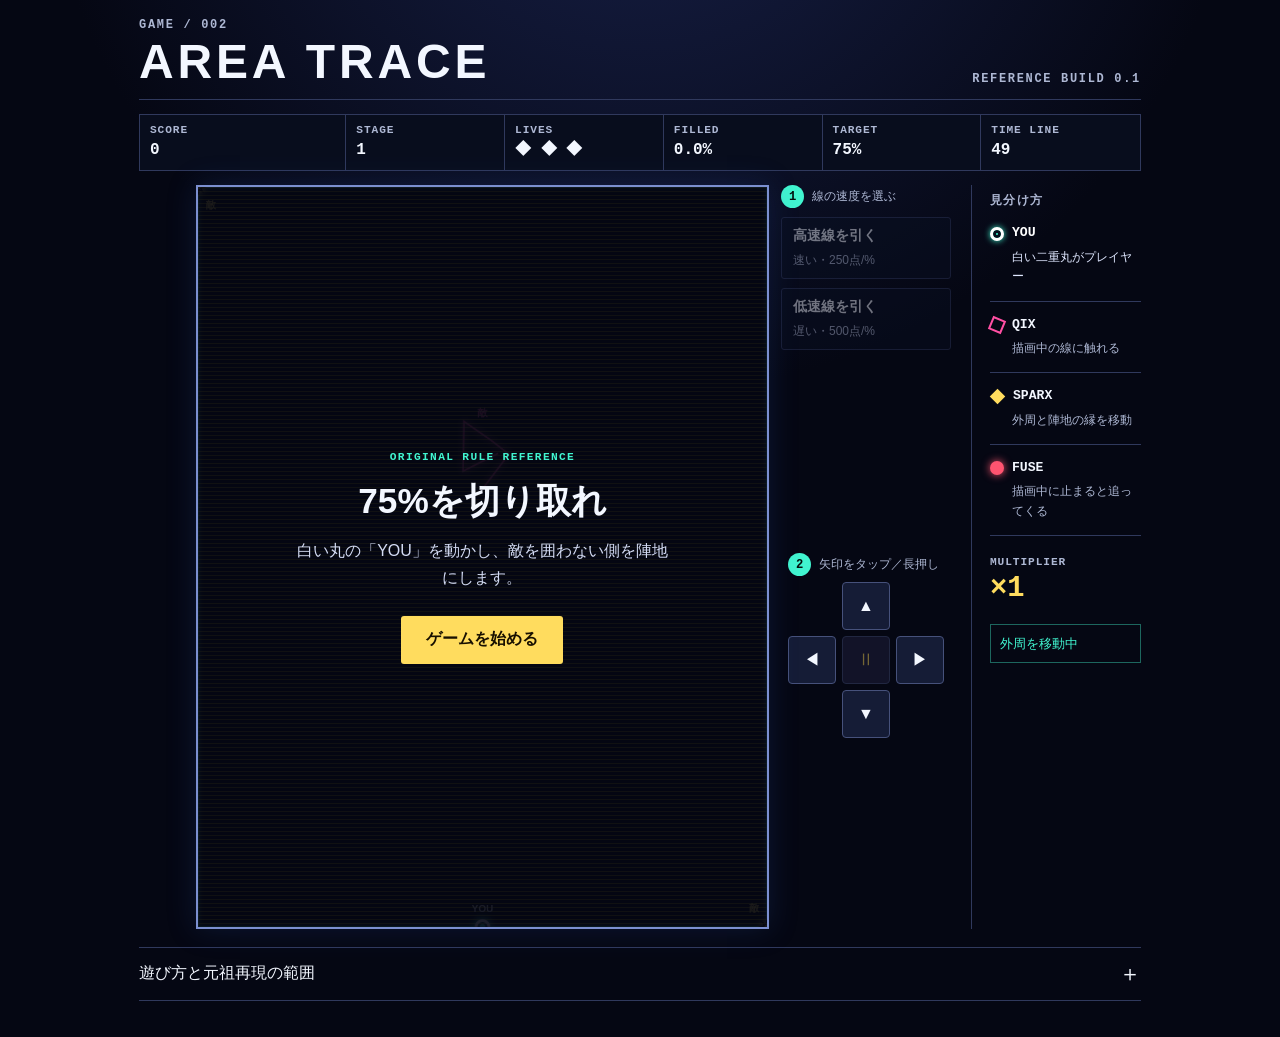
<file: games/area-trace/index.html>
<!doctype html>
<html lang="ja">
<head>
  <meta charset="utf-8">
  <meta name="viewport" content="width=device-width, initial-scale=1, viewport-fit=cover">
  <meta name="theme-color" content="#050713">
  <meta name="description" content="線を引き、敵を避けて75%の領域獲得を目指す陣取りゲーム。">
  <title>AREA TRACE</title>
  <link rel="icon" href="data:,">
  <link rel="stylesheet" href="./style.css">
  <script type="module" src="./game.mjs"></script>
</head>
<body>
  <a class="skip" href="#howto">遊び方へスキップ</a>
  <main class="app">
    <header class="topbar">
      <div><p class="series">GAME / 002</p><h1>AREA TRACE</h1></div>
      <p class="version">REFERENCE BUILD 0.1</p>
    </header>

    <section class="game-shell" aria-label="陣取りゲーム">
      <div class="hud" aria-label="ゲーム状況">
        <div><span>SCORE</span><strong id="score">0</strong></div>
        <div><span>STAGE</span><strong id="stage">1</strong></div>
        <div><span>LIVES</span><strong id="lives">◆ ◆ ◆</strong></div>
        <div><span>FILLED</span><strong id="filled">0%</strong></div>
        <div><span>TARGET</span><strong>75%</strong></div>
        <div><span>TIME LINE</span><strong id="timeline">49</strong></div>
      </div>

      <div class="play-column">
        <div class="board-wrap">
          <canvas id="board" width="800" height="1040" tabindex="0" role="img" aria-label="40列52行の陣取りフィールド。白い二重丸のYOUがプレイヤー、敵はピンクまたはオレンジ色で敵と表示されます。" aria-describedby="canvas-note controls-help">Canvasに対応したブラウザーが必要です。</canvas>
          <div id="overlay" class="overlay">
            <p class="overlay-kicker">ORIGINAL RULE REFERENCE</p>
            <h2 id="overlay-title">75%を切り取れ</h2>
            <p id="overlay-copy">白い丸の「YOU」を動かし、敵を囲わない側を陣地にします。</p>
            <button id="primary" type="button">ゲームを始める</button>
          </div>
        </div>

        <div class="draw-controls" aria-label="線を引く速度">
          <p class="control-guide"><strong>1</strong> 線の速度を選ぶ</p>
          <button id="fast" type="button" aria-pressed="false"><span>高速線を引く</span><small>速い・250点/%</small></button>
          <button id="slow" type="button" aria-pressed="false"><span>低速線を引く</span><small>遅い・500点/%</small></button>
        </div>

        <div class="mobile-controls" aria-label="移動操作" aria-describedby="touch-help">
          <p id="touch-help"><strong>2</strong> 矢印をタップ／長押し</p>
          <span></span><button data-dir="0,-1" aria-label="上へ移動">▲</button><span></span>
          <button data-dir="-1,0" aria-label="左へ移動">◀</button><button id="pause" type="button" aria-label="一時停止" disabled>Ⅱ</button><button data-dir="1,0" aria-label="右へ移動">▶</button>
          <span></span><button data-dir="0,1" aria-label="下へ移動">▼</button><span></span>
        </div>
      </div>

      <aside class="legend">
        <h2>見分け方</h2>
        <dl>
          <div class="player-guide"><dt><i class="sample player"></i>YOU</dt><dd>白い二重丸がプレイヤー</dd></div>
          <div><dt><i class="sample qix"></i>QIX</dt><dd>描画中の線に触れる</dd></div>
          <div><dt><i class="sample sparx"></i>SPARX</dt><dd>外周と陣地の縁を移動</dd></div>
          <div><dt><i class="sample fuse"></i>FUSE</dt><dd>描画中に止まると追ってくる</dd></div>
        </dl>
        <div class="multiplier"><span>MULTIPLIER</span><strong id="multiplier">×1</strong></div>
        <p id="mode-status" class="mode-status">外周を移動中</p>
      </aside>
      <p id="announcement" class="sr-only" role="status" aria-live="polite" aria-atomic="true"></p>
    </section>

    <details id="howto">
      <summary>遊び方と元祖再現の範囲 <span aria-hidden="true">＋</span></summary>
      <div class="instructions">
        <p>白い二重丸の「YOU」がプレイヤーです。ピンクやオレンジ色で「敵」と表示されるものを避けます。外周や獲得済み領域の縁を移動し、高速線または低速線を選んで未獲得領域へ線を引きます。線を別の縁へつなぐと、QIXがいない側を獲得します。75%以上でステージクリアです。</p>
        <p id="controls-help">スマートフォンは「高速線を引く」か「低速線を引く」を選び、矢印をタップすると1マス、長押しすると連続で移動します。外周だけを移動するときは、選択中の線ボタンをもう一度押して解除します。キーボードは矢印キーで移動、Z＋矢印キーで高速線、X＋矢印キーで低速線、PまたはEscで一時停止します。</p>
        <p>描画中の線にQIXが触れる、SPARXに接触する、停止中にFUSEが追いつくとミスです。TIME LINEが0になるとSPARXが増えて高速化します。3面目以降はQIXが2体になり、線で分断するとその場でクリアして倍率が上がります。</p>
        <p id="canvas-note" class="note">元祖との比較用試作です。ゲーム名、描画、配色、音源は独自で、Qixの名称や素材はゲーム内タイトルに使用していません。盤面はCanvasによる視覚表現のため、音声だけで遊べる機能は未対応です。</p>
      </div>
    </details>
  </main>
  <noscript><p>遊ぶにはJavaScriptを有効にしてください。</p></noscript>
</body>
</html>
</file>
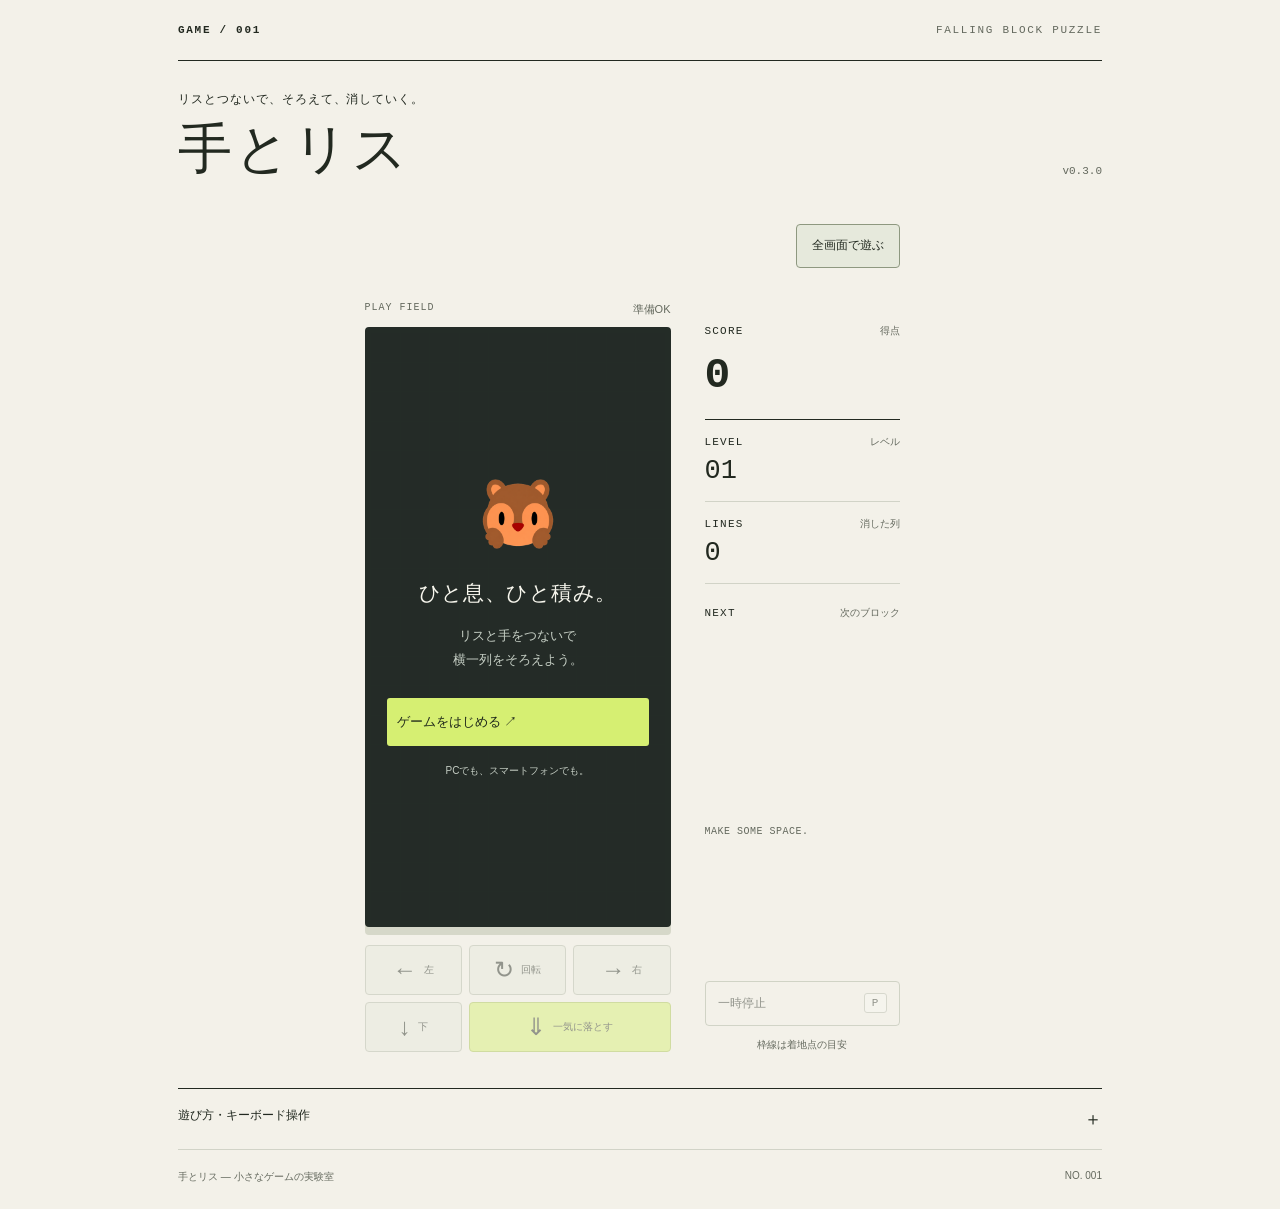
<file: games/drop-field/index.html>
<!doctype html>
<html lang="ja">
<head>
  <meta charset="utf-8">
  <meta name="viewport" content="width=device-width, initial-scale=1, viewport-fit=cover">
  <meta name="theme-color" content="#f3f1e9">
  <meta name="description" content="リスとつないで、そろえて、消していく。PCとスマートフォンで遊べる落ち物パズル。">
  <title>手とリス</title>
  <link rel="icon" href="data:,">
  <link rel="stylesheet" href="./style.css?v=0.3.0">
  <script type="module" src="./game.mjs?v=0.2.0"></script>
</head>
<body>
  <a class="skip" href="#howto">遊び方へスキップ</a>
  <div class="shell">
    <header class="masthead"><span class="collection">GAME / 001</span><span class="edition">FALLING BLOCK PUZZLE</span></header>
    <main>
      <div class="heading"><div><p class="eyebrow">リスとつないで、そろえて、消していく。</p><h1>手とリス</h1></div><span class="version">v0.3.0</span></div>
      <section class="game" id="game" aria-label="落ち物パズル">
        <div class="game-toolbar"><span class="fullscreen-title">手とリス</span><button id="fullscreen" type="button" aria-controls="game" aria-pressed="false">全画面で遊ぶ</button></div>
        <div class="play-area">
          <div class="board-top"><span>PLAY FIELD</span><span id="state">準備OK</span></div>
          <div class="board-wrap">
            <canvas id="board" width="600" height="1200" tabindex="0" role="img" aria-label="10列20行のゲーム盤面。視覚での確認が必要です。" aria-describedby="keys">ゲーム盤面の表示にはCanvasに対応したブラウザーが必要です。</canvas>
            <div id="overlay" class="overlay">
              <img class="overlay-mark" src="./assets/squirrel-face.png" width="80" height="80" alt="">
              <h2 id="overlay-title">ひと息、ひと積み。</h2>
              <p id="overlay-copy">リスと手をつないで<br>横一列をそろえよう。</p>
              <button id="primary" class="primary" disabled>リスの準備中…</button>
              <p class="overlay-note" id="overlay-note">PCでも、スマートフォンでも。</p>
            </div>
          </div>
          <div class="controls" aria-label="ゲーム操作">
            <button data-action="left" aria-label="左に移動（長押し対応）"><span aria-hidden="true">←</span><small>左</small></button>
            <button data-action="rotate" aria-label="右に90度回転"><span aria-hidden="true">↻</span><small>回転</small></button>
            <button data-action="right" aria-label="右に移動（長押し対応）"><span aria-hidden="true">→</span><small>右</small></button>
            <button data-action="down" aria-label="下に移動（長押し対応）"><span aria-hidden="true">↓</span><small>下</small></button>
            <button data-action="drop" class="drop" aria-label="着地点まで一気に落とす"><span aria-hidden="true">⇓</span><small>一気に落とす</small></button>
          </div>
        </div>
        <aside class="dashboard" aria-label="ゲームの状況">
          <div class="score-block"><h2>SCORE <span>得点</span></h2><p id="score">0</p></div>
          <div class="metric"><h2>LEVEL <span>レベル</span></h2><p id="level">01</p></div>
          <div class="metric"><h2>LINES <span>消した列</span></h2><p id="lines">0</p></div>
          <section class="next"><h2>NEXT <span>次のブロック</span></h2><canvas id="next" width="240" height="420" role="img" aria-label="ゲームを開始すると次のブロックが表示されます"></canvas></section>
          <p id="feedback" class="feedback" aria-hidden="true">MAKE SOME SPACE.</p>
          <button id="pause" class="pause" disabled>一時停止 <kbd>P</kbd></button>
          <p class="ghost-note">枠線は着地点の目安</p>
        </aside>
        <p id="announcement" class="sr-only" role="status" aria-live="polite" aria-atomic="true"></p>
      </section>
      <details id="howto"><summary>遊び方・キーボード操作 <span aria-hidden="true">＋</span></summary><div class="instructions">
        <p>落ちてくるブロックを動かし、横10マスをすき間なく埋めると、その列が消えます。リスは上下左右で隣り合うと手をつなぎます。斜めや着地点の枠線とはつながりません。10列消すごとにレベルが上がり、落下が速くなります。新しいブロックを出せなくなるとゲーム終了です。</p>
        <dl id="keys"><div><dt>左右移動</dt><dd><kbd>←</kbd> <kbd>→</kbd></dd></div><div><dt>右回転 / 左回転</dt><dd><kbd>↑</kbd> または <kbd>X</kbd> / <kbd>Z</kbd></dd></div><div><dt>下に移動</dt><dd><kbd>↓</kbd></dd></div><div><dt>一気に落とす</dt><dd><kbd>Space</kbd></dd></div><div><dt>一時停止・再開</dt><dd><kbd>P</kbd> または <kbd>Esc</kbd></dd></div></dl>
        <p>「全画面で遊ぶ」で、ゲーム部分を大きく表示できます。「全画面を終了」で戻れます。切り替え時は一時停止し、得点や盤面は保持します。ブラウザーの全画面機能が使えない場合はページ内で拡大表示します。縦・横どちらの向きにも対応します。</p>
        <p>画面ボタンでも操作できます。左右・下は長押しに対応。別のタブやアプリに移ると自動で一時停止します。キーボードで遊ぶときは盤面を選択してください。</p>
        <p>1 / 2 / 3 / 4列の同時消去で100 / 300 / 500 / 800点 × 現在のレベル。手動で下げると1マス1点、一気に落とすと1マス2点です。</p>
        <p class="access-note">操作ボタンとゲーム状況は読み上げに対応していますが、盤面を音声だけで把握できる機能は未対応です。得点・進行状況は保存されず、ページを閉じるとリセットされます。</p>
      </div></details>
    </main>
    <footer><span>手とリス — 小さなゲームの実験室</span><span>NO. 001</span></footer>
  </div>
  <noscript><p>このゲームを遊ぶにはJavaScriptを有効にしてください。</p></noscript>
</body>
</html>
</file>
<file: games/area-trace/style.css>
:root{color-scheme:dark;--bg:#050713;--panel:#0b1022;--line:#30395d;--text:#f3f7ff;--muted:#aeb8d4;--cyan:#41f5d0;--yellow:#ffdc5e;--pink:#ff4fa3;--red:#ff5470;--fast:#15506a;--slow:#71315f;font-family:Arial,"Hiragino Kaku Gothic ProN","Noto Sans JP",Meiryo,sans-serif}
*{box-sizing:border-box}html{background:var(--bg)}body{margin:0;min-height:100svh;background:radial-gradient(circle at 50% -20%,#18214a 0,#050713 43%);color:var(--text)}button{font:inherit;color:inherit;cursor:pointer;-webkit-tap-highlight-color:transparent}button:disabled{cursor:default;opacity:.45}button:focus-visible,canvas:focus-visible,summary:focus-visible,.skip:focus{outline:3px solid #fff;outline-offset:3px}.app{width:min(100%,1050px);margin:auto;padding:18px 24px 36px}.topbar{display:flex;align-items:flex-end;justify-content:space-between;border-bottom:1px solid var(--line);padding-bottom:13px;margin-bottom:14px}.series,.version{font:700 .75rem/1.2 ui-monospace,monospace;letter-spacing:.14em;color:var(--muted);margin:0}.topbar h1{font:900 clamp(1.9rem,5vw,3rem)/1 Arial,sans-serif;letter-spacing:.08em;margin:.35rem 0 0}.game-shell{display:grid;grid-template-columns:minmax(0,1fr) 170px;grid-template-areas:"hud hud" "play legend";gap:14px 20px;position:relative}.hud{grid-area:hud;display:grid;grid-template-columns:1.3fr repeat(5,1fr);border:1px solid var(--line);background:#080d1d}.hud>div{padding:9px 10px;border-right:1px solid var(--line);min-width:0}.hud>div:last-child{border-right:0}.hud span,.multiplier span{display:block;font:700 .7rem/1.2 ui-monospace,monospace;letter-spacing:.08em;color:var(--muted)}.hud strong{display:block;font:700 1rem/1.3 ui-monospace,monospace;margin-top:3px;white-space:nowrap;overflow:hidden;text-overflow:ellipsis}.play-column{grid-area:play;display:grid;grid-template-columns:minmax(0,1fr) 170px;grid-template-areas:"board draws" "board moves";gap:12px;align-items:start;justify-content:center;min-width:0}.board-wrap{grid-area:board;position:relative;width:min(100%,calc((100svh - 155px)*.7692));max-width:600px;justify-self:end;border:2px solid #7b8fd0;background:#02040c;box-shadow:0 0 28px #274a9c3d;overflow:hidden}.board-wrap::after{content:"";position:absolute;inset:0;pointer-events:none;background:repeating-linear-gradient(0deg,#fff0 0,#fff0 3px,#fff008 4px);mix-blend-mode:screen}#board{display:block;width:100%;height:auto;aspect-ratio:40/52;touch-action:none}.overlay{position:absolute;inset:0;display:flex;flex-direction:column;justify-content:center;align-items:center;padding:24px;text-align:center;background:#050713e8;z-index:2}.overlay[hidden]{display:none}.overlay-kicker{font:700 .7rem/1.2 ui-monospace,monospace;letter-spacing:.12em;color:var(--cyan);margin:0 0 14px}.overlay h2{font-size:clamp(1.45rem,4vw,2.2rem);margin:0 0 12px}.overlay p:not(.overlay-kicker){max-width:380px;font-size:1rem;line-height:1.7;color:#d4dcf4;margin:0 0 24px}.overlay button{min-height:48px;border:0;background:var(--yellow);color:#181000;font-weight:800;padding:10px 25px;border-radius:3px}.draw-controls{grid-area:draws;display:grid;gap:9px}.draw-controls button{min-height:62px;border:1px solid var(--line);background:var(--panel);border-radius:3px;text-align:left;padding:9px 11px}.draw-controls button[aria-pressed="true"]{border-color:var(--yellow);box-shadow:0 0 0 2px #ffdc5e44;background:#242444}.draw-controls span{display:block;font:800 .86rem/1.2 ui-monospace,monospace}.draw-controls small{display:block;color:var(--muted);font-size:.75rem;margin-top:5px}.mobile-controls{grid-area:moves;display:grid;grid-template-columns:repeat(3,48px);grid-template-rows:repeat(3,48px);gap:6px;justify-content:center;touch-action:none}.mobile-controls button{border:1px solid #46517b;background:#151c36;border-radius:4px;font-size:1rem;min-width:44px;min-height:44px;user-select:none}.mobile-controls #pause{background:#242444;color:var(--yellow)}.legend{grid-area:legend;border-left:1px solid var(--line);padding:8px 0 0 18px}.legend h2{font:800 .78rem/1.3 ui-monospace,monospace;letter-spacing:.12em;margin:0 0 15px;color:var(--muted)}.legend dl{margin:0}.legend dl>div{border-bottom:1px solid var(--line);padding:0 0 14px;margin-bottom:14px}.legend dt{display:flex;align-items:center;gap:8px;font:800 .82rem/1.4 ui-monospace,monospace}.legend dd{font-size:.78rem;line-height:1.55;color:var(--muted);margin:5px 0 0 22px}.sample{display:inline-block;width:14px;height:14px}.sample.qix{border:2px solid var(--pink);transform:rotate(23deg)}.sample.sparx{background:var(--yellow);transform:rotate(45deg);width:11px;height:11px;margin:2px}.sample.fuse{border-radius:50%;background:var(--red);box-shadow:0 0 8px var(--red)}.multiplier{margin-top:20px}.multiplier strong{display:block;font:800 1.8rem/1 ui-monospace,monospace;color:var(--yellow);margin-top:6px}.mode-status{font-size:.8rem;line-height:1.5;color:var(--cyan);border:1px solid #41f5d066;padding:9px;margin:20px 0 0}.sr-only,.skip:not(:focus){position:absolute;width:1px;height:1px;overflow:hidden;clip-path:inset(50%);white-space:nowrap}.skip:focus{position:fixed;z-index:10;left:10px;top:10px;background:#fff;color:#000;padding:10px}details{margin-top:18px;border-top:1px solid var(--line);border-bottom:1px solid var(--line)}summary{display:flex;justify-content:space-between;align-items:center;min-height:52px;padding:10px 0;font-size:1rem;cursor:pointer;list-style:none}summary::-webkit-details-marker{display:none}summary span{font-size:1.35rem}details[open] summary span{transform:rotate(45deg)}.instructions{max-width:850px;padding:0 0 20px;font-size:1rem;line-height:1.8;color:#d4dcf4}.instructions p{margin:0 0 15px}.instructions .note{color:var(--muted)}
@media(max-width:760px){.app{padding:10px 12px 24px}.topbar{margin-bottom:9px;padding-bottom:9px}.series,.version{font-size:.7rem}.game-shell{display:flex;flex-direction:column;gap:9px}.hud{order:0;grid-template-columns:repeat(3,1fr)}.hud>div{padding:6px 7px;border-bottom:1px solid var(--line)}.hud span{font-size:.65rem}.hud strong{font-size:.88rem}.play-column{order:1;display:grid;grid-template-columns:minmax(0,1fr) 126px;grid-template-areas:"board draws" "board moves";gap:8px}.board-wrap{width:100%;max-width:calc((100svh - 212px)*.7692);min-width:0;justify-self:end}.draw-controls{gap:6px}.draw-controls button{min-height:55px;padding:7px}.draw-controls span{font-size:.72rem}.draw-controls small{font-size:.7rem;line-height:1.25}.mobile-controls{grid-template-columns:repeat(3,38px);grid-template-rows:repeat(3,42px);gap:4px}.mobile-controls button{font-size:.85rem;min-width:38px;min-height:42px}.legend{order:2;border:1px solid var(--line);padding:8px;display:grid;grid-template-columns:repeat(3,1fr) auto;gap:8px}.legend h2,.legend dl dd,.mode-status{display:none}.legend dl{display:contents}.legend dl>div{border:0;padding:0;margin:0}.legend dt{font-size:.68rem;gap:4px}.multiplier{margin:0}.multiplier span{font-size:.6rem}.multiplier strong{font-size:1.1rem;margin-top:2px}.overlay{padding:14px}.overlay p:not(.overlay-kicker){font-size:.9rem;line-height:1.5;margin-bottom:16px}.overlay-kicker{font-size:.62rem;margin-bottom:9px}details{margin-top:12px}}
@media(max-width:380px){.topbar h1{font-size:1.55rem}.version{display:none}.play-column{grid-template-columns:minmax(0,1fr) 112px}.draw-controls button{min-height:50px}.mobile-controls{grid-template-columns:repeat(3,34px);grid-template-rows:repeat(3,38px)}.mobile-controls button{min-width:34px;min-height:38px}.board-wrap{max-width:calc((100svh - 198px)*.7692)}}
@media(prefers-reduced-motion:reduce){.board-wrap::after{display:none}}

/* Touch-first controls: select a draw speed, then tap or hold a direction. */
.control-guide,#touch-help{margin:0;color:var(--muted);font-size:.78rem;line-height:1.45}
.control-guide strong,#touch-help strong{display:inline-grid;place-items:center;width:1.45rem;height:1.45rem;margin-right:.25rem;border-radius:50%;background:var(--cyan);color:#04100d;font:900 .76rem/1 ui-monospace,monospace}
.draw-controls button[aria-pressed="true"] span::after{content:" 選択中";color:var(--yellow);font-size:.72rem}
.draw-controls span{line-height:1.35}
.mobile-controls{grid-template-rows:auto repeat(3,48px)}
.mobile-controls #touch-help{grid-column:1/-1}
.mobile-controls button:active{background:#34416d;transform:translateY(1px)}
.draw-controls,.draw-controls *,.mobile-controls,.mobile-controls *{-webkit-user-select:none;user-select:none;-webkit-touch-callout:none;-webkit-user-drag:none}
.draw-controls button{touch-action:manipulation}
.sample.player{border:3px solid #fff;border-radius:50%;box-shadow:inset 0 0 0 3px #04101d,0 0 6px var(--cyan);background:var(--cyan)}
.player-guide dt{color:#fff}.player-guide dd{color:#dfe7ff!important}
@media(max-width:760px){.play-column{grid-template-columns:minmax(0,1fr) 132px}.board-wrap{max-width:calc((100svh - 230px)*.7692)}.control-guide,#touch-help{font-size:.7rem}.draw-controls span{font-size:.74rem}.mobile-controls{grid-template-rows:auto repeat(3,42px)}}
@media(max-width:380px){.mobile-controls{grid-template-rows:auto repeat(3,38px)}.board-wrap{max-width:calc((100svh - 216px)*.7692)}}
</file>
<file: games/drop-field/style.css>
:root{color-scheme:light;--paper:#f3f1e9;--ink:#222920;--muted:#64695e;--line:#d1d3c7;--accent:#d6ef72;--field:#242c27;font-family:Arial,"Hiragino Kaku Gothic ProN","Noto Sans JP",Meiryo,sans-serif;font-synthesis:none}
*{box-sizing:border-box}body{margin:0;background:var(--paper);color:var(--ink)}button{font:inherit;color:inherit;cursor:pointer;-webkit-tap-highlight-color:transparent}button:disabled{cursor:default;opacity:.46}button:focus-visible,a:focus-visible,summary:focus-visible,canvas:focus-visible{outline:3px solid #375ab8;outline-offset:4px}button:hover:not(:disabled){filter:brightness(.94)}button:active:not(:disabled){transform:translateY(1px)}.shell{max-width:1000px;margin:0 auto;padding:0 38px}.masthead{height:61px;border-bottom:1px solid var(--ink);display:flex;justify-content:space-between;align-items:center;font:11px monospace;letter-spacing:1.7px}.collection{font-weight:bold}.edition{color:var(--muted)}.heading{display:flex;justify-content:space-between;align-items:flex-end;margin:30px 0 25px}.eyebrow{font-size:12px;letter-spacing:.08em;margin:0 0 8px}h1{font-size:clamp(34px,5vw,54px);font-weight:900;line-height:1.2;letter-spacing:.06em;margin:0}.version{font:11px monospace;color:var(--muted);padding-bottom:4px}.game{display:grid;grid-template-columns:minmax(0,340px) 195px;justify-content:center;gap:34px;padding:18px 0 30px}.play-area{min-width:0;width:min(100%,34svh);justify-self:end}.board-top{display:flex;justify-content:space-between;font:10px monospace;letter-spacing:1px;margin-bottom:10px;color:var(--muted)}#state{font:11px Arial,sans-serif;letter-spacing:0}.board-wrap{position:relative;border:6px solid var(--field);background:var(--field);box-shadow:0 8px 0 #d6d8c9;border-radius:4px}#board{display:block;width:100%;height:auto;aspect-ratio:1/2;touch-action:manipulation}.overlay{position:absolute;inset:0;background:rgba(36,44,39,.95);display:flex;flex-direction:column;justify-content:center;align-items:center;padding:16px;text-align:center;color:#f7f6ed}.overlay[hidden]{display:none}.overlay-mark{font-size:56px;color:var(--accent);font-weight:300;line-height:1;margin-bottom:25px}.overlay h2{font-size:21px;margin:0 0 17px;letter-spacing:.02em}.overlay p{font-size:13px;color:#c6cfc5;line-height:1.9;margin:0 0 25px}.primary{width:100%;background:var(--accent);color:#20291b;border:0;border-radius:3px;min-height:48px;font-size:13px;font-weight:bold;padding:12px 10px;display:flex;justify-content:space-between;gap:4px;align-items:center}.primary span{font-size:20px}.overlay .overlay-note{font-size:10px;margin:15px 0 0}.controls{display:grid;grid-template-columns:repeat(3,1fr);gap:7px;margin-top:18px}.controls button{border:1px solid #b4b9a8;background:#e6e9dc;border-radius:4px;min-height:50px;display:flex;align-items:center;justify-content:center;gap:7px;touch-action:none;user-select:none;-webkit-user-select:none}.controls span{font-size:24px;line-height:1}.controls small{font-size:10px}.controls .drop{grid-column:span 2;background:#d6ef72;border-color:#a9c44d}.dashboard{padding-top:22px;display:flex;flex-direction:column;min-width:0}.dashboard h2{font:11px monospace;letter-spacing:1.2px;margin:0;display:flex;align-items:center;justify-content:space-between;gap:4px}.dashboard h2 span{font:10px Arial,sans-serif;letter-spacing:0;color:var(--muted)}.score-block{padding-bottom:19px;border-bottom:1px solid var(--ink)}#score{font:clamp(28px,4vw,43px) monospace;font-weight:700;letter-spacing:-2px;margin:13px 0 0;overflow-wrap:anywhere}.metric{padding:15px 0;border-bottom:1px solid var(--line)}.metric p{font:27px monospace;margin:7px 0 0}.next{margin-top:22px}#next{display:block;width:105px;height:auto;margin:10px auto 0}.feedback{font:10px monospace;color:var(--muted);letter-spacing:.5px;margin:12px 0 20px;min-height:24px}.pause{border:1px solid #a9b09d;background:transparent;border-radius:4px;min-height:45px;width:100%;font-size:12px;display:flex;justify-content:space-between;align-items:center;padding:8px 12px;margin-top:auto}.ghost-note{font-size:10px;text-align:center;color:var(--muted);margin:12px 0 0}kbd{display:inline-block;border:1px solid #b7bcae;background:#f9f8f3;border-radius:3px;font:11px monospace;min-width:23px;padding:3px;text-align:center}details{border-top:1px solid var(--ink);border-bottom:1px solid var(--line);margin-top:6px}summary{padding:18px 0;cursor:pointer;font-size:12px;list-style:none;display:flex;justify-content:space-between}summary::-webkit-details-marker{display:none}summary span{font-size:18px}details[open] summary span{transform:rotate(45deg)}.instructions{font-size:12px;line-height:1.9;padding-bottom:20px;max-width:710px}.instructions p{margin:0 0 16px}dl{margin:0 0 20px;display:grid;grid-template-columns:1fr 1fr;gap:8px 26px}dl>div{display:flex;justify-content:space-between;align-items:center;border-bottom:1px solid var(--line);padding:8px 0}dd{margin:0}.access-note{color:var(--muted)}footer{display:flex;justify-content:space-between;gap:12px;color:var(--muted);font-size:10px;margin:20px 0 25px}.sr-only,.skip:not(:focus){position:absolute;width:1px;height:1px;overflow:hidden;clip-path:inset(50%);white-space:nowrap}.skip:focus{display:block;padding:12px;background:white}
@media(min-width:800px){.game{padding-right:50px}}
@media(max-width:600px){.shell{padding:0 18px}.masthead{height:43px;font-size:9px;letter-spacing:1px}.heading{margin:20px 0 15px}.eyebrow{font-size:10px}h1{font-size:36px}.game{grid-template-columns:minmax(0,1fr) 104px;gap:15px;padding:8px 0 20px;max-width:440px;margin:auto}.play-area{width:100%;max-width:31svh}.board-wrap{border-width:4px}.dashboard{padding-top:20px}.dashboard h2{display:block;font-size:10px}.dashboard h2 span{display:block;font-size:9px;margin-top:4px}.score-block{padding-bottom:13px}#score{font-size:30px;margin-top:7px;letter-spacing:-1px}.metric{padding:11px 0}.metric p{font-size:22px;margin-top:4px}.next{margin-top:15px}#next{width:75px;margin:6px auto 0}.feedback{font-size:9px;margin:5px 0 12px}.pause{font-size:11px;padding:8px;min-height:44px}.pause kbd{display:none}.ghost-note{font-size:9px;line-height:1.6}.controls{gap:5px;margin-top:15px}.controls button{min-height:45px;gap:3px}.controls small{font-size:9px}.controls span{font-size:22px}.overlay{padding:12px}.overlay-mark{font-size:38px;margin-bottom:20px}.overlay h2{font-size:17px;margin-bottom:12px}.overlay p{font-size:11px;margin-bottom:20px}.primary{font-size:11px;padding:10px 8px}.overlay .overlay-note{font-size:9px}.board-top{font-size:9px}#state{font-size:10px}dl{grid-template-columns:1fr}.version{font-size:10px}footer{font-size:9px}}
@media(max-width:350px){.shell{padding:0 12px}.game{gap:10px;grid-template-columns:minmax(0,1fr) 88px}.overlay h2{font-size:14px}.overlay-note{display:none}.overlay-mark{margin-bottom:12px}.controls small{font-size:8px}}
@media(prefers-reduced-motion:reduce){*,*::before,*::after{scroll-behavior:auto!important;transition:none!important;animation:none!important}}

/* Game-only fullscreen: also used when the native Fullscreen API is unavailable. */
.game-toolbar{grid-column:1/-1;display:flex;align-items:center;justify-content:flex-end;gap:12px;min-height:44px}
.fullscreen-title{display:none;font-size:14px;font-weight:bold;letter-spacing:.08em}
#fullscreen{min-height:44px;border:1px solid #8e9880;border-radius:4px;background:#e6e9dc;padding:8px 15px;font-size:12px;touch-action:manipulation}
.game.is-fullscreen{position:fixed;inset:0;z-index:1000;width:100%;max-width:none;height:var(--screen-height,100dvh);margin:0;padding:calc(8px + env(safe-area-inset-top,0px)) calc(8px + env(safe-area-inset-right,0px)) calc(8px + env(safe-area-inset-bottom,0px)) calc(8px + env(safe-area-inset-left,0px));background:var(--paper);display:grid;grid-template-columns:var(--board-width) var(--side-width);grid-template-rows:44px minmax(0,1fr) 114px;grid-template-areas:"toolbar toolbar" "board stats" "controls controls";gap:10px;justify-content:center;align-content:stretch;overflow:auto;overscroll-behavior:contain}
.game.is-fullscreen .game-toolbar{grid-area:toolbar;position:sticky;top:0;z-index:3;justify-content:space-between;background:var(--paper)}
.game.is-fullscreen .fullscreen-title{display:inline}
.game.is-fullscreen .play-area{display:contents}
.game.is-fullscreen .board-top{display:none}
.game.is-fullscreen .board-wrap{grid-area:board;width:var(--board-width);border-width:4px;box-shadow:none;align-self:center;justify-self:center}
.game.is-fullscreen .controls{grid-area:controls;align-self:end;grid-template-columns:repeat(3,minmax(0,1fr));grid-template-rows:54px 54px;gap:6px;margin:0;width:100%}
.game.is-fullscreen .controls button{min-height:54px;gap:7px}
.game.is-fullscreen .controls span{font-size:28px}
.game.is-fullscreen .controls small{font-size:11px}
.game.is-fullscreen .dashboard{grid-area:stats;align-self:stretch;min-height:0;padding:0;justify-content:center;gap:6px;overflow:auto}
.game.is-fullscreen .dashboard h2{display:block;font-size:10px;letter-spacing:.7px}
.game.is-fullscreen .dashboard h2 span{display:none}
.game.is-fullscreen .score-block,.game.is-fullscreen .metric{padding:0 0 7px}
.game.is-fullscreen #score{font-size:25px;letter-spacing:-1px;margin:4px 0 0}
.game.is-fullscreen .metric p{font-size:21px;margin:4px 0 0}
.game.is-fullscreen .next{margin:0}
.game.is-fullscreen #next{width:64px;height:auto;margin:3px auto 0}
.game.is-fullscreen .feedback,.game.is-fullscreen .ghost-note{display:none}
.game.is-fullscreen .pause{margin:0;min-height:48px;font-size:12px;justify-content:center;padding:8px 4px;flex-shrink:0}
.game.is-fullscreen .pause kbd{display:none}
.game.is-fullscreen .overlay{padding:12px;overflow:auto}
.game.is-fullscreen .overlay-mark{width:60px;height:60px;margin-bottom:15px}
.game.is-fullscreen .overlay h2{font-size:17px;margin-bottom:10px}
.game.is-fullscreen .overlay p{font-size:11px;margin-bottom:15px}
.game.is-fullscreen .overlay .overlay-note{display:none}
.game.is-fullscreen .primary{min-height:48px;font-size:12px}
.game.is-fullscreen.is-landscape{grid-template-rows:44px minmax(0,1fr) 102px;grid-template-areas:"toolbar toolbar" "board stats" "board controls"}
.game.is-fullscreen.is-landscape .dashboard{display:grid;grid-template-columns:repeat(3,minmax(0,1fr));grid-template-rows:42px minmax(0,1fr);gap:6px;align-content:center}
.game.is-fullscreen.is-landscape .next{grid-column:1/3;min-width:0;min-height:0;height:100%;align-self:center}
.game.is-fullscreen.is-landscape #next{width:100%;height:calc(100% - 13px);max-width:210px;object-fit:contain;margin:0}
.game.is-fullscreen.is-landscape .pause{align-self:center}
.game.is-fullscreen.is-landscape .overlay-mark{width:42px;height:42px;margin-bottom:8px}
.game.is-fullscreen.is-landscape .overlay h2{font-size:14px}
.game.is-fullscreen.is-landscape .overlay p{font-size:10px;margin-bottom:9px}
.game.is-fullscreen.is-landscape .primary{font-size:11px}

.game.is-fullscreen .metric{display:flex;align-items:center;justify-content:space-between;gap:4px}
.game.is-fullscreen .metric p{margin:0}
.game.is-fullscreen.is-landscape .score-block{display:flex;align-items:center;justify-content:space-between;gap:4px}
.game.is-fullscreen.is-landscape #score{margin:0;font-size:22px}
.game.is-fullscreen.is-landscape .controls{grid-template-rows:48px 48px}
.game.is-fullscreen.is-landscape .controls button{min-height:48px}
</file>
